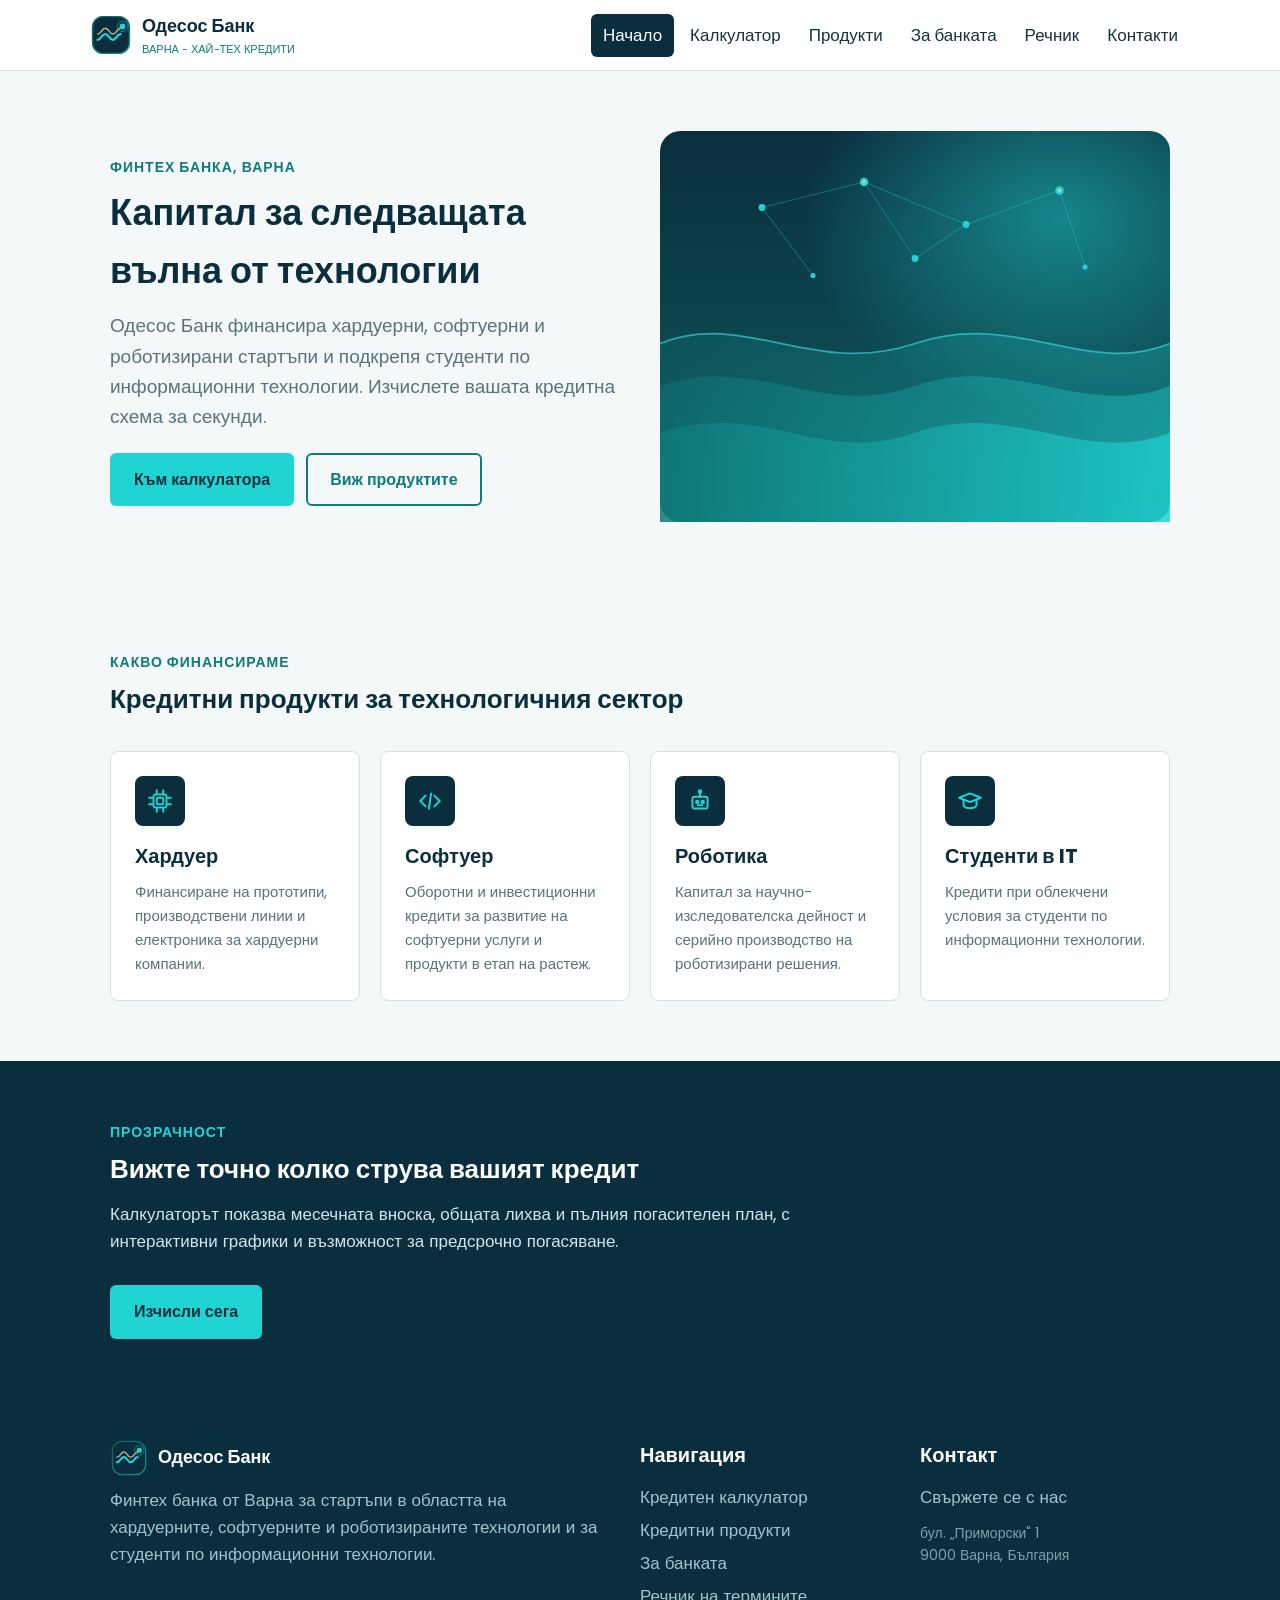
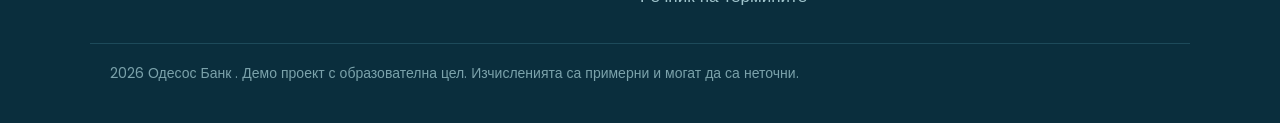
<file: index.html>
<!DOCTYPE html>
<html lang="bg">
<head>
  <meta charset="UTF-8">
  <meta name="viewport" content="width=device-width, initial-scale=1">
  <title>Одесос Банк - кредити за хай-тех от Варна</title>
  <meta name="description" content="Одесос Банк - демонстрационна банка от Варна за кредити за хардуерни, софтуерни и роботизирани стартъпи и студенти по IT.">
  <link rel="icon" href="images/logo.svg" type="image/svg+xml">
  <link rel="stylesheet" href="css/style.css">
</head>
<body>
  <!-- Връзка за прескачане към съдържанието (помага за достъпността) -->
  <a href="#main" class="skip-link">Към основното съдържание</a>

  <!-- ===== Хедър с навигация (еднакъв на всички страници) ===== -->
  <header class="site-header">
    <nav class="container nav" aria-label="Основна навигация">
      <a href="index.html" class="brand">
        <img src="images/logo.svg" alt="Лого на Одесос Банк">
        <span class="brand-name">Одесос Банк<span>Варна - хай-тех кредити</span></span>
      </a>
      <!-- Бутон за мобилно меню -->
      <button class="nav-toggle" aria-label="Меню" aria-expanded="false"><span></span><span></span><span></span></button>
      <ul class="nav-links">
        <li><a href="index.html" aria-current="page">Начало</a></li>
        <li><a href="kalkulator.html">Калкулатор</a></li>
        <li><a href="produkti.html">Продукти</a></li>
        <li><a href="za-nas.html">За банката</a></li>
        <li><a href="rechnik.html">Речник</a></li>
        <li><a href="kontakti.html">Контакти</a></li>
      </ul>
    </nav>
  </header>

  <main id="main">
    <!-- ===== Hero - голям банер в началото ===== -->
    <section class="hero">
      <div class="container hero-grid">
        <div>
          <p class="eyebrow">Финтех банка, Варна</p>
          <h1>Капитал за следващата вълна от технологии</h1>
          <p class="lead">Одесос Банк финансира хардуерни, софтуерни и роботизирани стартъпи и подкрепя студенти по информационни технологии. Изчислете вашата кредитна схема за секунди.</p>
          <div class="hero-cta">
            <a href="kalkulator.html" class="btn btn-primary">Към калкулатора</a>
            <a href="produkti.html" class="btn btn-ghost">Виж продуктите</a>
          </div>
        </div>
        <div>
          <img src="images/hero.svg" alt="Илюстрация на морски вълни, преливащи в компютърна мрежа">
        </div>
      </div>
    </section>

    <!-- ===== Преглед на продуктите (четири карти) ===== -->
    <section class="section">
      <div class="container">
        <div class="section-head">
          <p class="eyebrow">Какво финансираме</p>
          <h2>Кредитни продукти за технологичния сектор</h2>
        </div>
        <div class="cards">
          <!-- Карта: Хардуер -->
          <article class="card">
            <div class="card-icon" aria-hidden="true">
              <!-- Иконка на компютърна платка - SVG от https://feathericons.com/ -->
              <svg viewBox="0 0 24 24" fill="none" stroke="currentColor" stroke-width="1.8" stroke-linecap="round" stroke-linejoin="round"><rect x="6" y="6" width="12" height="12" rx="2"/><rect x="9" y="9" width="6" height="6" rx="1"/><path d="M9 2v3M15 2v3M9 19v3M15 19v3M2 9h3M2 15h3M19 9h3M19 15h3"/></svg>
            </div>
            <h3>Хардуер</h3>
            <p>Финансиране на прототипи, производствени линии и електроника за хардуерни компании.</p>
          </article>
          <!-- Карта: Софтуер -->
          <article class="card">
            <div class="card-icon" aria-hidden="true">
               <!-- Иконка на код - SVG от https://feathericons.com/ -->
              <svg viewBox="0 0 24 24" fill="none" stroke="currentColor" stroke-width="1.8" stroke-linecap="round" stroke-linejoin="round"><polyline points="8 7 3 12 8 17"/><polyline points="16 7 21 12 16 17"/><line x1="13" y1="5" x2="11" y2="19"/></svg>
            </div>
            <h3>Софтуер</h3>
            <p>Оборотни и инвестиционни кредити за развитие на софтуерни услуги и продукти в етап на растеж.</p>
          </article>
          <!-- Карта: Роботика -->
          <article class="card">
            <div class="card-icon" aria-hidden="true">
              <!-- Иконка на робот - SVG от https://feathericons.com/ -->
              <svg viewBox="0 0 24 24" fill="none" stroke="currentColor" stroke-width="1.8" stroke-linecap="round" stroke-linejoin="round"><rect x="5" y="8" width="14" height="11" rx="2"/><circle cx="9.5" cy="13" r="1.2"/><circle cx="14.5" cy="13" r="1.2"/><path d="M10 16h4"/><line x1="12" y1="4" x2="12" y2="8"/><circle cx="12" cy="3.2" r="1.2"/></svg>
            </div>
            <h3>Роботика</h3>
            <p>Капитал за научно-изследователска дейност и серийно производство на роботизирани решения.</p>
          </article>
          <!-- Карта: Студенти -->
          <article class="card">
            <div class="card-icon" aria-hidden="true">
              <!-- Иконка за студент - SVG от https://feathericons.com/ -->
              <svg viewBox="0 0 24 24" fill="none" stroke="currentColor" stroke-width="1.8" stroke-linecap="round" stroke-linejoin="round"><path d="M22 9 12 5 2 9l10 4 10-4z"/><path d="M6 11v5c0 1.4 2.7 2.6 6 2.6s6-1.2 6-2.6v-5"/></svg>
            </div>
            <h3>Студенти в IT</h3>
            <p>Кредити при облекчени условия за студенти по информационни технологии.</p>
          </article>
        </div>
      </div>
    </section>

    <!-- ===== Тъмна секция с линк към калкулатора ===== -->
    <section class="section section-dark">
      <div class="container">
        <div class="section-head">
          <p class="eyebrow">Прозрачност</p>
          <h2>Вижте точно колко струва вашият кредит</h2>
          <p>Калкулаторът показва месечната вноска, общата лихва и пълния погасителен план, с интерактивни графики и възможност за предсрочно погасяване.</p>
        </div>
        <a href="kalkulator.html" class="btn btn-primary">Изчисли сега</a>
      </div>
    </section>
  </main>

  <!-- ===== Footer (еднакъв на всички страници) ===== -->
  <footer class="site-footer">
    <div class="container footer-grid">
      <div>
        <div class="footer-brand"><img src="images/logo.svg" alt=""><strong>Одесос Банк</strong></div>
        <p>Финтех банка от Варна за стартъпи в областта на хардуерните, софтуерните и роботизираните технологии и за студенти по информационни технологии.</p>
      </div>
      <div>
        <h3>Навигация</h3>
        <a href="kalkulator.html">Кредитен калкулатор</a>
        <a href="produkti.html">Кредитни продукти</a>
        <a href="za-nas.html">За банката</a>
        <a href="rechnik.html">Речник на термините</a>
      </div>
      <div>
        <h3>Контакт</h3>
        <a href="kontakti.html">Свържете се с нас</a>
        <p style="margin-top:8px; font-size:14px; color:#7ba2ab">бул. „Приморски" 1<br>9000 Варна, България</p>
      </div>
    </div>
    <div class="container footer-bottom">
      <p>2026 Одесос Банк . Демо проект с образователна цел. Изчисленията са примерни и могат да са неточни.</p>
    </div>
  </footer>

  <!-- JavaScript за мобилното меню -->
  <script src="js/main.js"></script>
</body>
</html>
</file>
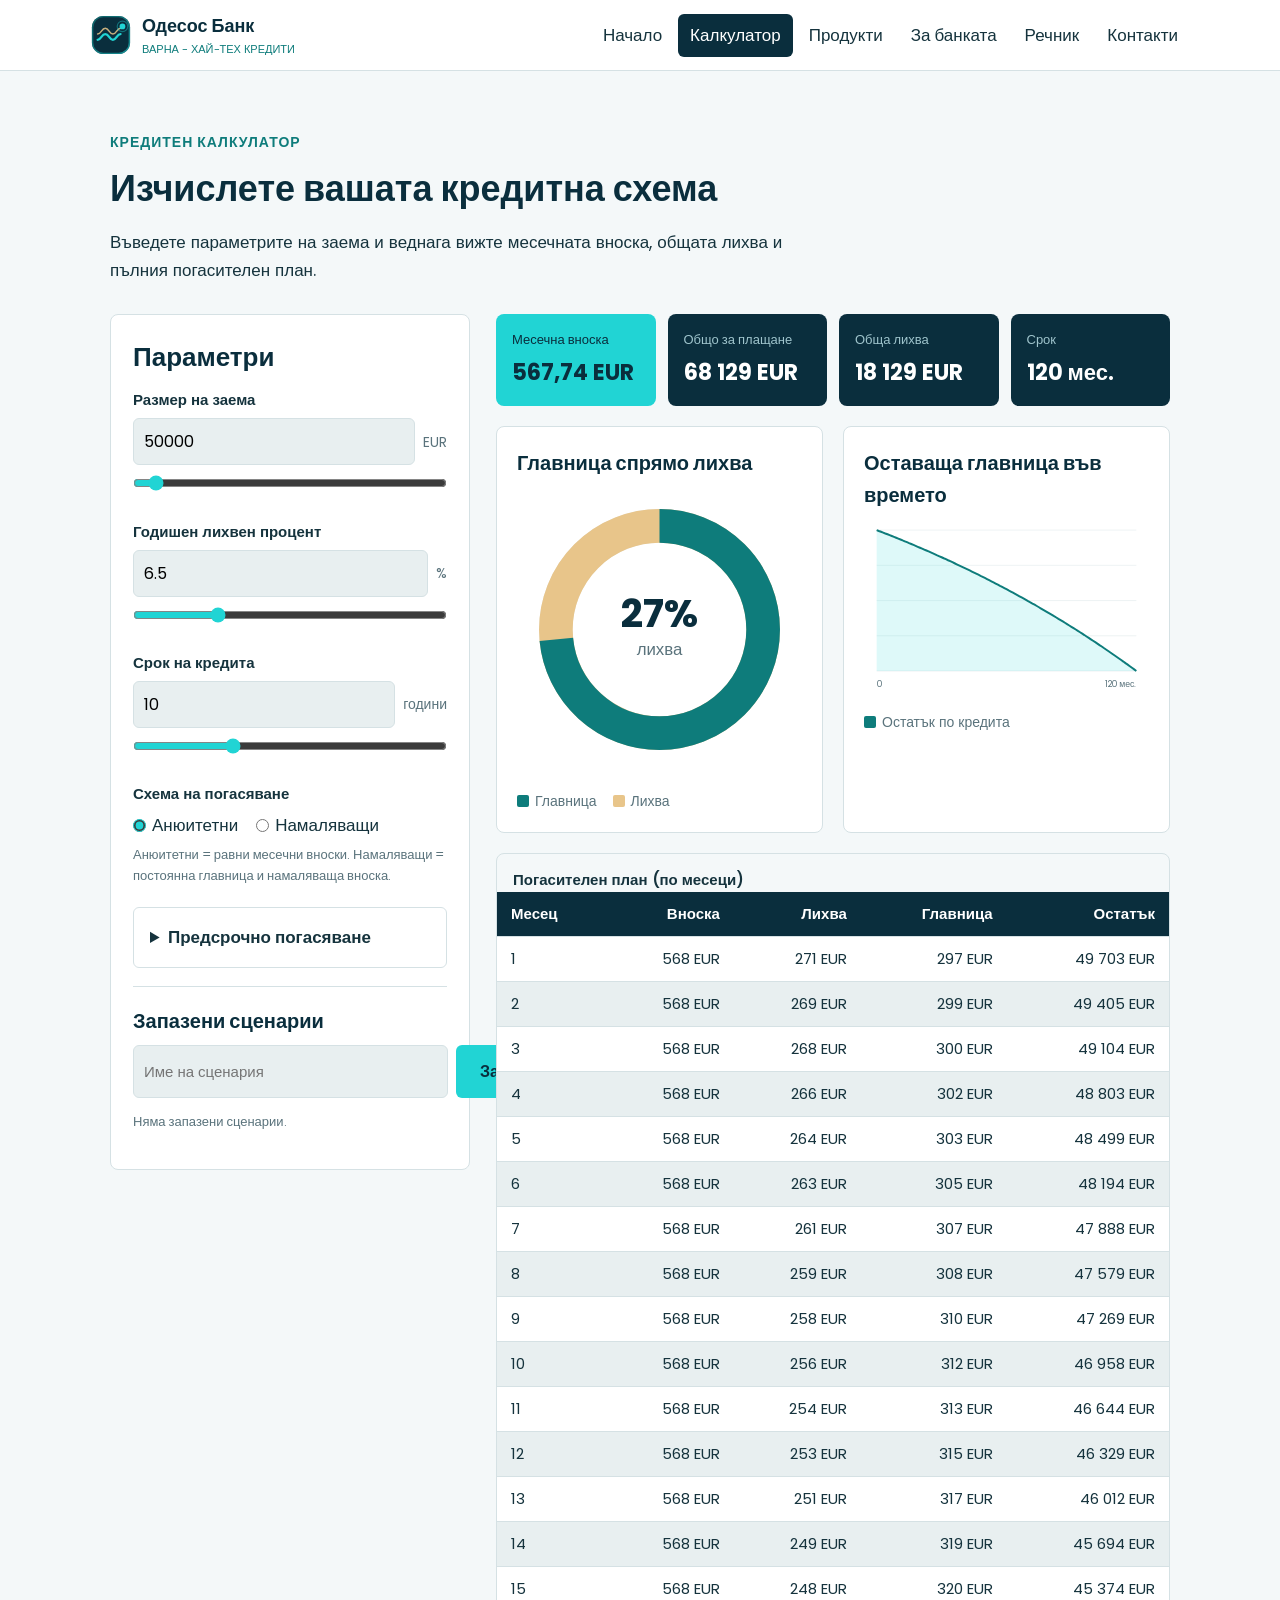
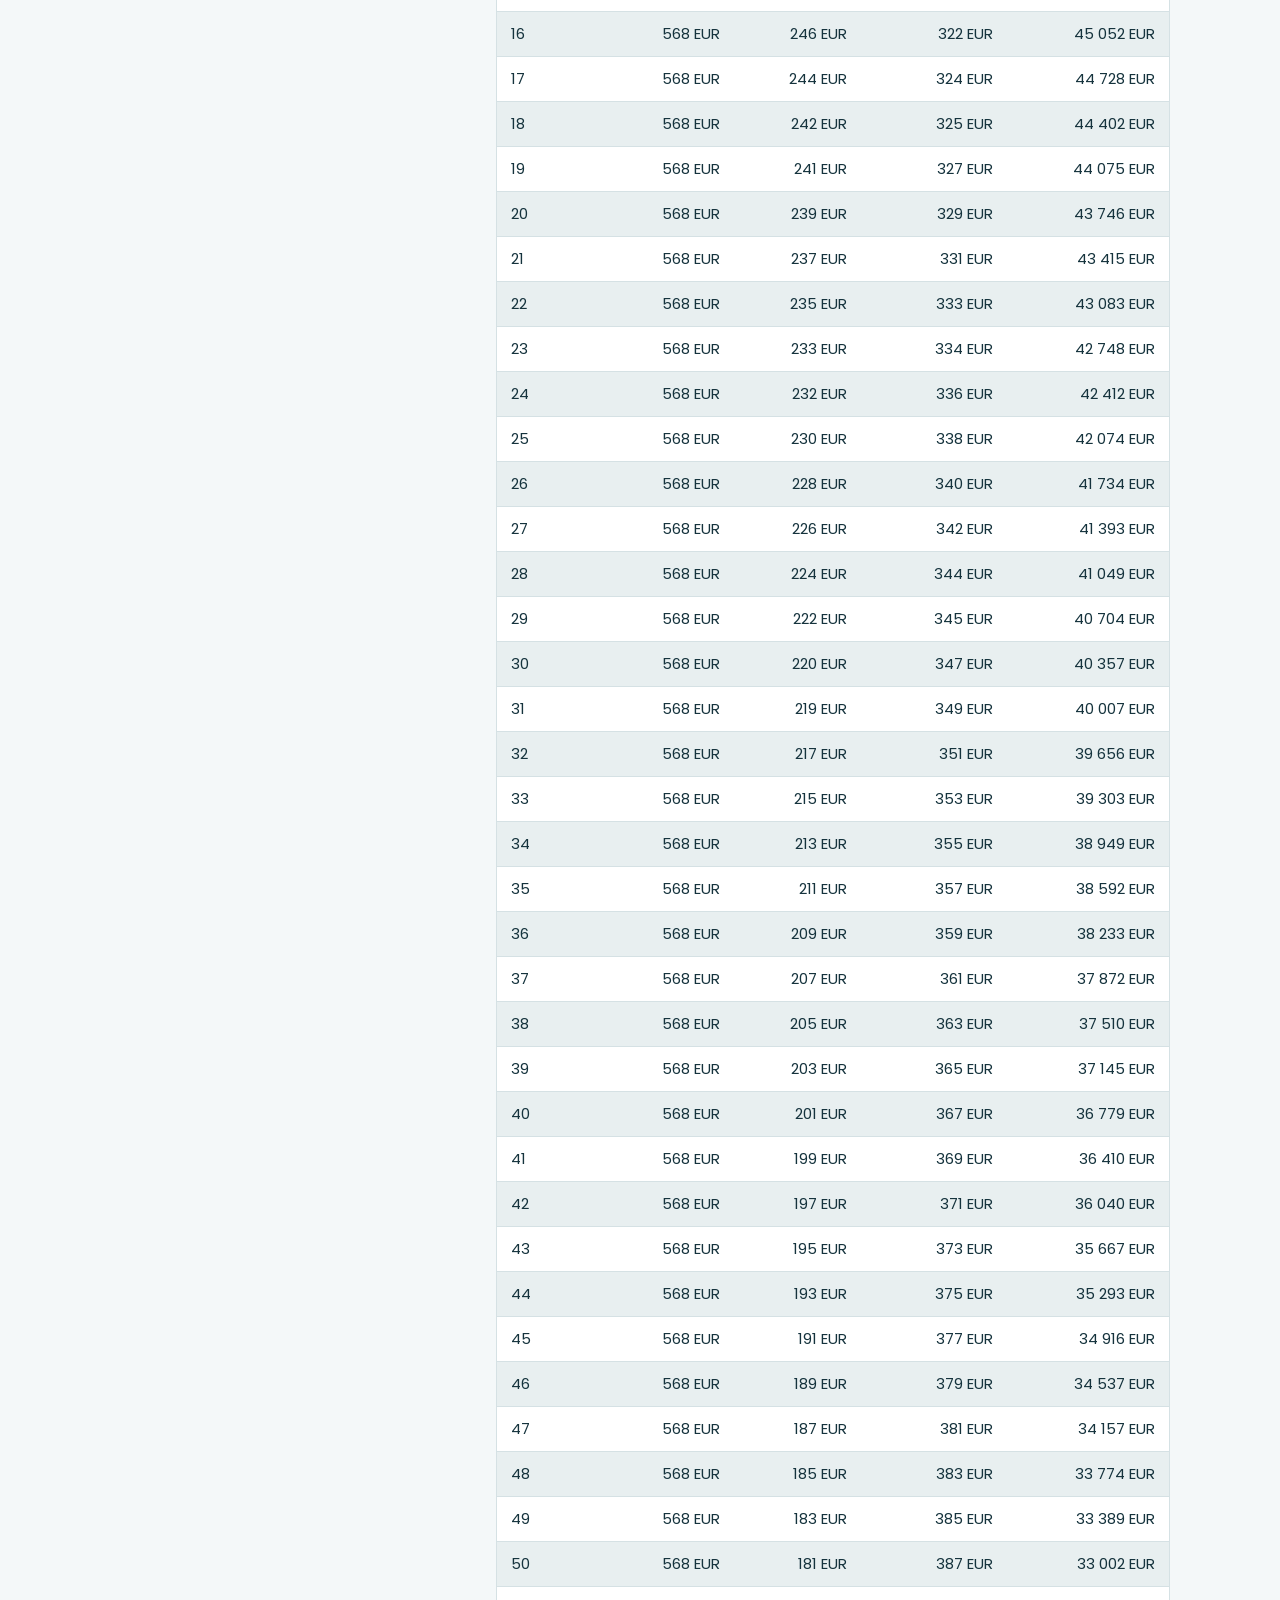
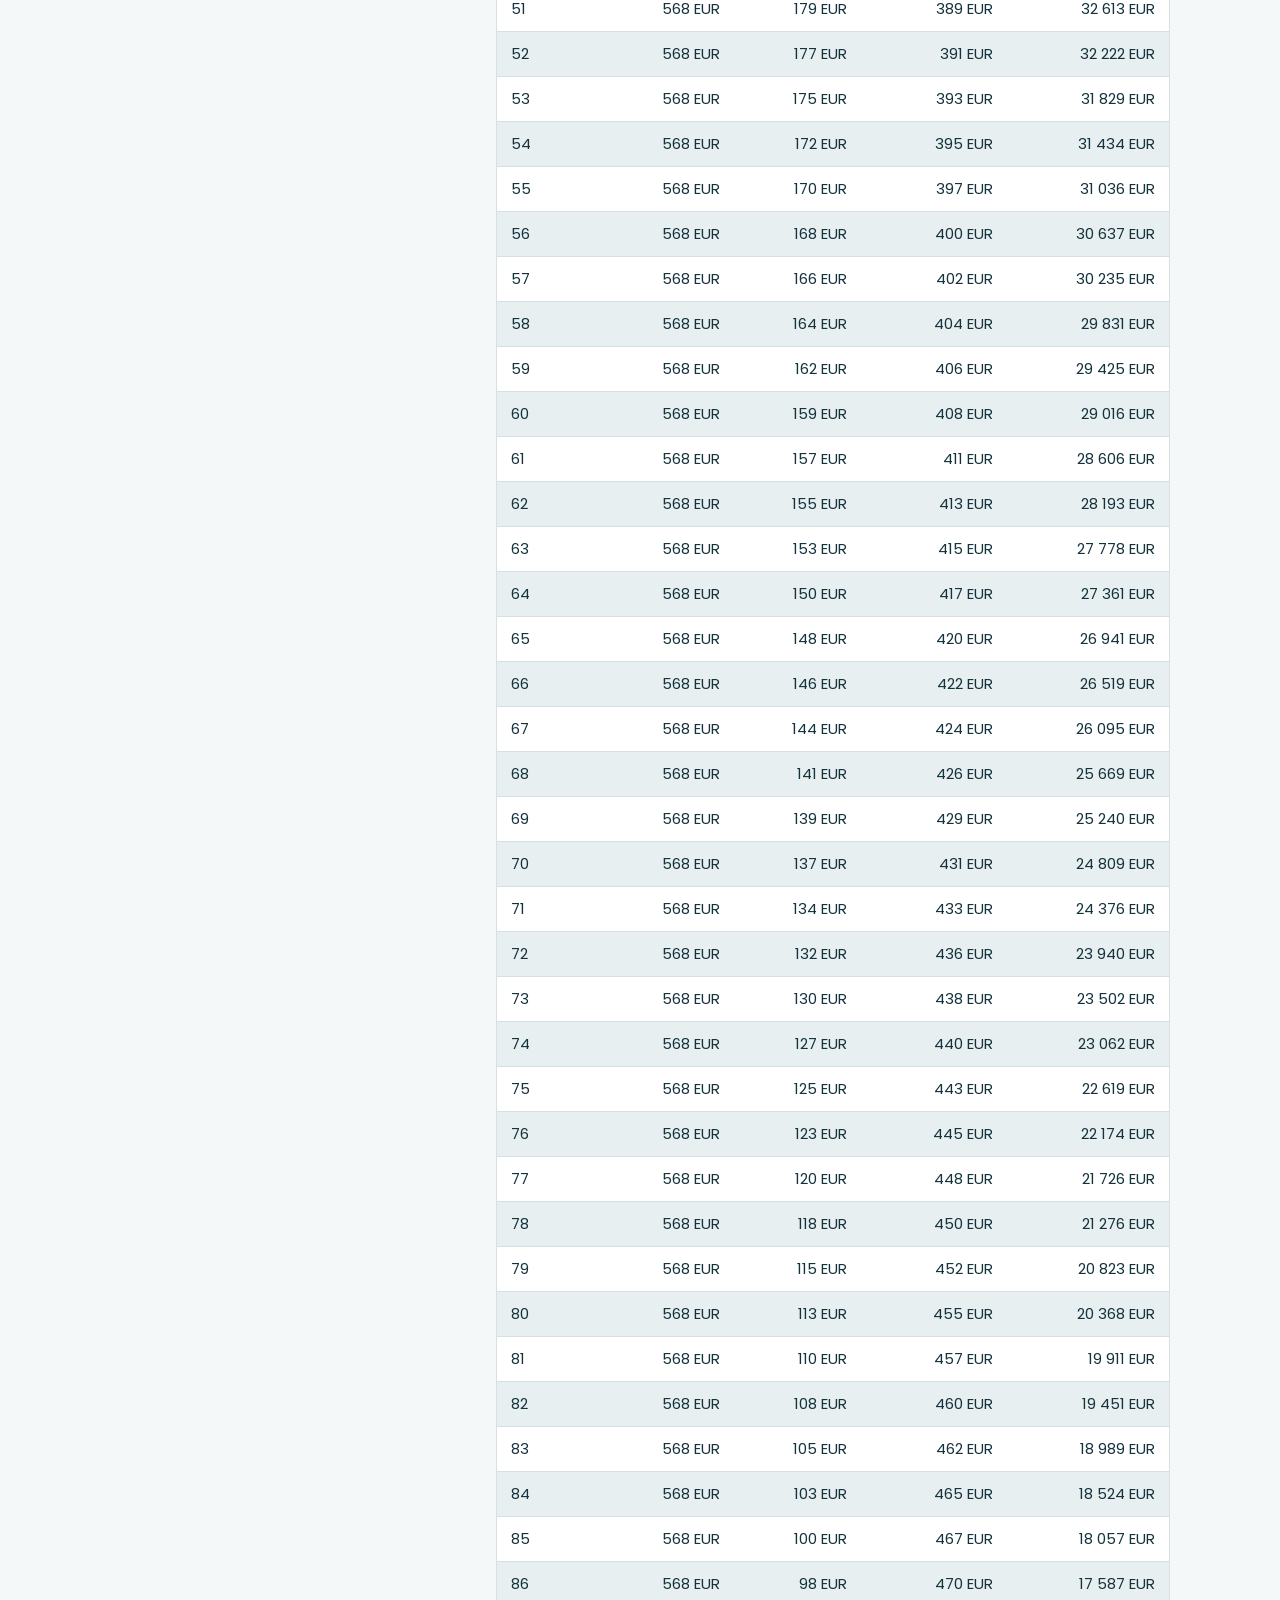
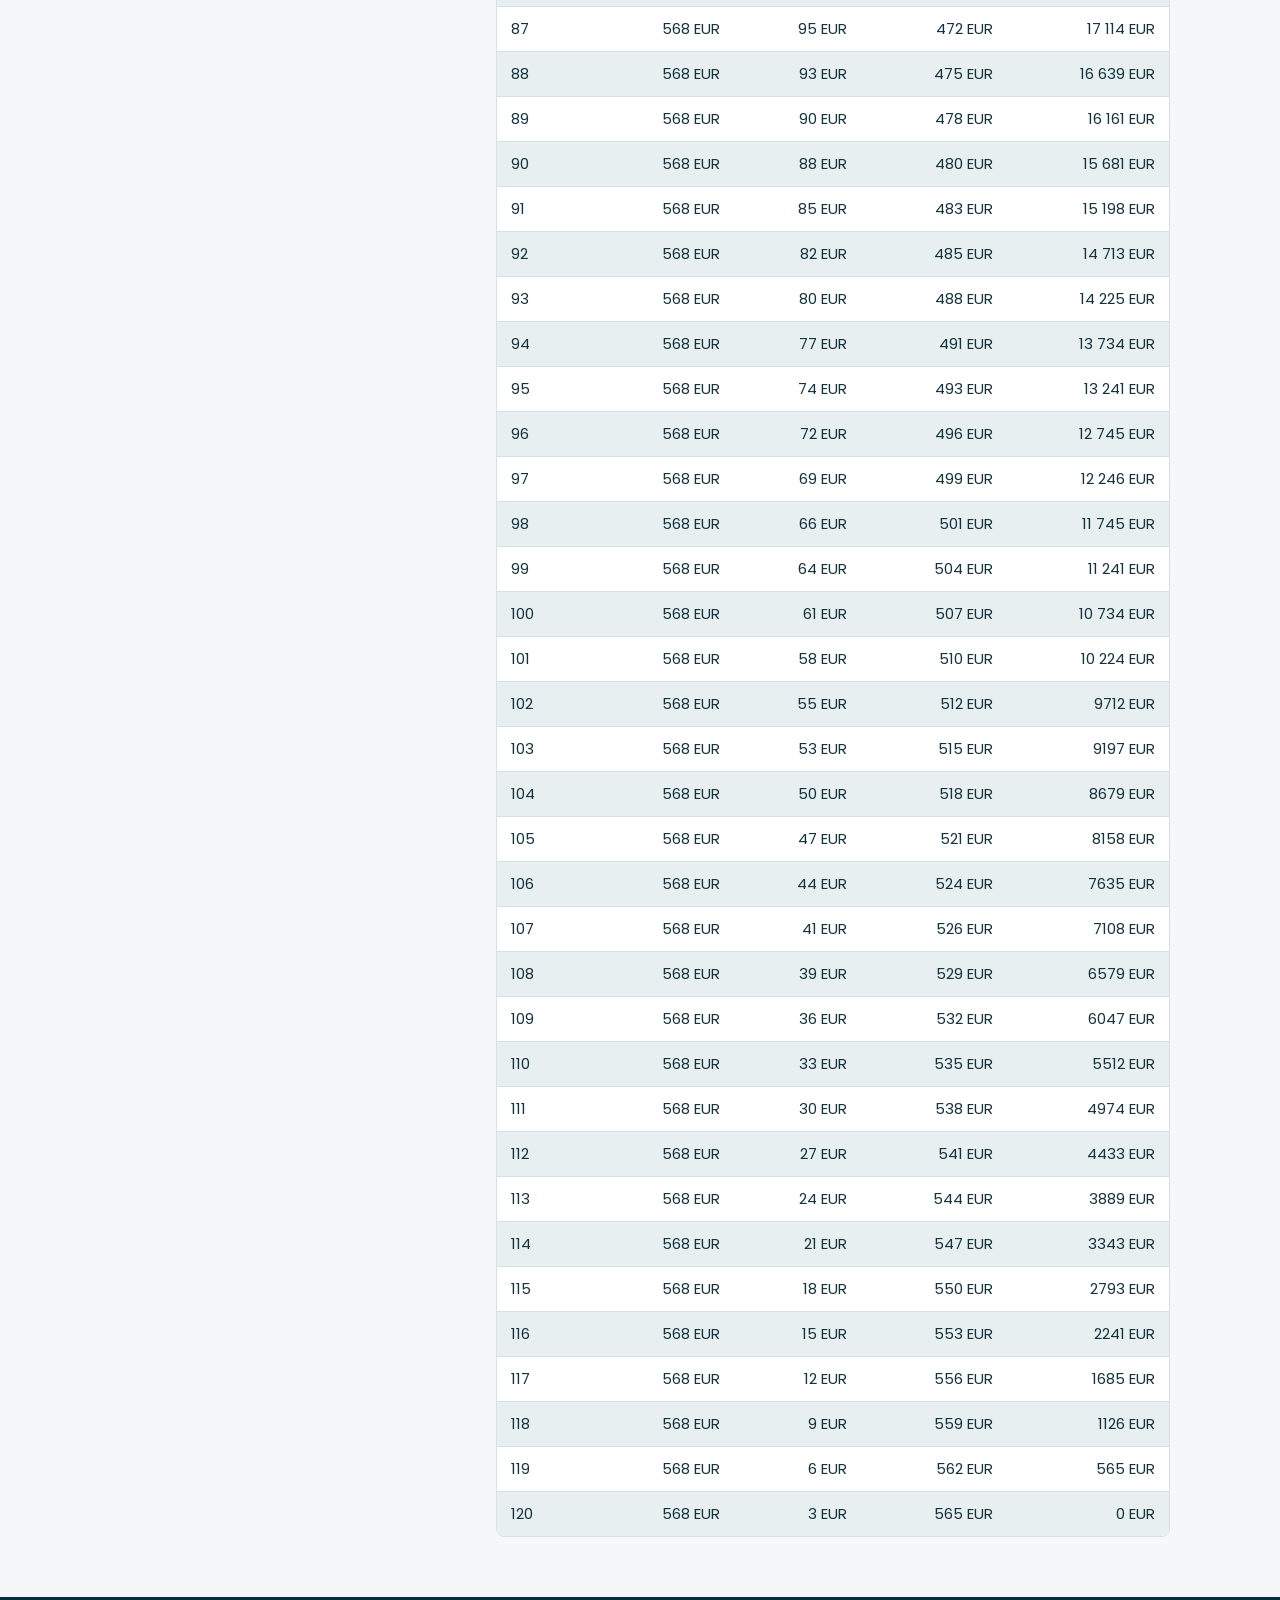
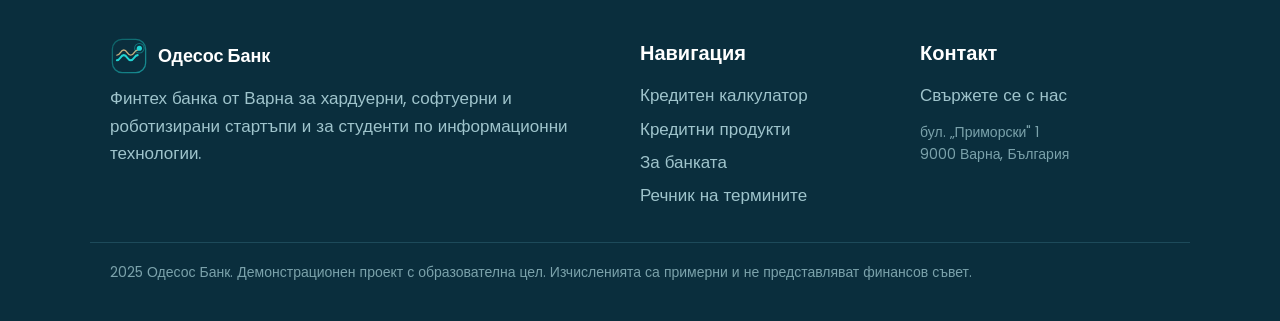
<file: kalkulator.html>
<!DOCTYPE html>
<html lang="bg">
<head>
  <meta charset="UTF-8">
  <meta name="viewport" content="width=device-width, initial-scale=1">
  <title>Кредитен калкулатор - Одесос Банк</title>
  <meta name="description" content="Изчислете месечна вноска, обща лихва и погасителен план с графики и предсрочно погасяване.">
  <link rel="icon" href="images/logo.svg" type="image/svg+xml">
  <link rel="stylesheet" href="css/style.css">
</head>
<body>
  <a href="#main" class="skip-link">Към основното съдържание</a>

  <!-- ===== Хедър с навигация ===== -->
  <header class="site-header">
    <nav class="container nav" aria-label="Основна навигация">
      <a href="index.html" class="brand">
        <img src="images/logo.svg" alt="Лого на Одесос Банк">
        <span class="brand-name">Одесос Банк<span>Варна - хай-тех кредити</span></span>
      </a>
      <button class="nav-toggle" aria-label="Меню" aria-expanded="false"><span></span><span></span><span></span></button>
      <ul class="nav-links">
        <li><a href="index.html">Начало</a></li>
        <li><a href="kalkulator.html" aria-current="page">Калкулатор</a></li>
        <li><a href="produkti.html">Продукти</a></li>
        <li><a href="za-nas.html">За банката</a></li>
        <li><a href="rechnik.html">Речник</a></li>
        <li><a href="kontakti.html">Контакти</a></li>
      </ul>
    </nav>
  </header>

  <main id="main" class="section">
    <div class="container">
      <div class="section-head">
        <p class="eyebrow">Кредитен калкулатор</p>
        <h1>Изчислете вашата кредитна схема</h1>
        <p>Въведете параметрите на заема и веднага вижте месечната вноска, общата лихва и пълния погасителен план.</p>
      </div>

      <!-- Оформление в две колони: форма вляво, резултати вдясно -->
      <div class="calc-layout">

        <!-- ===== Колона 1: входни данни ===== -->
        <form class="panel" id="calcForm" aria-label="Параметри на кредита" onsubmit="return false">
          <h2>Параметри</h2>

          <!-- Размер на заема: числово поле + плъзгач (синхронизирани от JS) -->
          <div class="field">
            <label for="amount">Размер на заема</label>
            <div class="field-row">
              <input type="number" id="amount" value="50000" min="1000" max="1000000" step="1000">
              <span class="unit">EUR</span>
            </div>
            <input type="range" id="amountRange" min="1000" max="1000000" step="1000" value="50000" aria-label="Размер на заема (плъзгач)">
          </div>

          <!-- Годишна лихва -->
          <div class="field">
            <label for="rate">Годишен лихвен процент</label>
            <div class="field-row">
              <input type="number" id="rate" value="6.5" min="0" max="25" step="0.1">
              <span class="unit">%</span>
            </div>
            <input type="range" id="rateRange" min="0" max="25" step="0.1" value="6.5" aria-label="Лихвен процент (плъзгач)">
          </div>

          <!-- Срок в години -->
          <div class="field">
            <label for="years">Срок на кредита</label>
            <div class="field-row">
              <input type="number" id="years" value="10" min="1" max="30" step="1">
              <span class="unit">години</span>
            </div>
            <input type="range" id="yearsRange" min="1" max="30" step="1" value="10" aria-label="Срок в години (плъзгач)">
          </div>

          <!-- Схема на погасяване: два радио бутона -->
          <div class="field">
            <span style="display:block; font-weight:600; font-size:15px; margin-bottom:6px;">Схема на погасяване</span>
            <div class="radio-group">
              <label><input type="radio" name="ptype" value="annuity" checked> Анюитетни</label>
              <label><input type="radio" name="ptype" value="declining"> Намаляващи</label>
            </div>
            <p class="hint">Анюитетни = равни месечни вноски. Намаляващи = постоянна главница и намаляваща вноска.</p>
          </div>

          <!-- Предсрочно погасяване (разгъващ се блок) -->
          <details class="prepay-box">
            <summary>Предсрочно погасяване</summary>
            <div class="field" style="margin-top:10px;">
              <label for="prepayLump">Еднократна сума</label>
              <div class="field-row">
                <input type="number" id="prepayLump" value="0" min="0" step="500"><span class="unit">EUR</span>
              </div>
            </div>
            <div class="field">
              <label for="prepayMonth">на месец номер</label>
              <div class="field-row">
                <input type="number" id="prepayMonth" value="12" min="1" step="1"><span class="unit">мес.</span>
              </div>
            </div>
            <div class="field">
              <label for="prepayMonthly">Месечно надвнасяне</label>
              <div class="field-row">
                <input type="number" id="prepayMonthly" value="0" min="0" step="50"><span class="unit">EUR</span>
              </div>
            </div>
          </details>

          <hr style="border:none; border-top:1px solid var(--border); margin:18px 0;">

          <!-- Запазване на сценарии (използва localStorage) -->
          <h3>Запазени сценарии</h3>
          <div class="save-bar">
            <input type="text" id="scenarioName" placeholder="Име на сценария" aria-label="Име на сценария">
            <button type="button" class="btn btn-primary" id="saveBtn">Запази</button>
          </div>
          <div id="savedList"></div>
        </form>

        <!-- ===== Колона 2: резултати ===== -->
        <div class="results">

          <!-- Четири обобщаващи стойности -->
          <div class="summary" aria-live="polite">
            <div class="metric accent">
              <div class="label">Месечна вноска</div>
              <div class="value" id="mPayment">-</div>
            </div>
            <div class="metric">
              <div class="label">Общо за плащане</div>
              <div class="value" id="mTotal">-</div>
            </div>
            <div class="metric">
              <div class="label">Обща лихва</div>
              <div class="value" id="mInterest">-</div>
            </div>
            <div class="metric">
              <div class="label">Срок</div>
              <div class="value" id="mTerm">-</div>
            </div>
          </div>

          <!-- Двете SVG диаграми (генерират се от charts.js) -->
          <div class="charts">
            <div class="chart-box">
              <h3>Главница спрямо лихва</h3>
              <div id="donut"></div>
              <div class="legend">
                <span><i style="background:#0e7c7b"></i> Главница</span>
                <span><i style="background:#e8c58a"></i> Лихва</span>
              </div>
            </div>
            <div class="chart-box">
              <h3>Оставаща главница във времето</h3>
              <div id="lineChart"></div>
              <div class="legend">
                <span><i style="background:#0e7c7b"></i> Остатък по кредита</span>
              </div>
            </div>
          </div>

          <!-- Погасителен план (попълва се от calculator.js) -->
          <div class="table-wrap">
            <table class="schedule">
              <caption>Погасителен план (по месеци)</caption>
              <thead>
                <tr>
                  <th scope="col">Месец</th>
                  <th scope="col">Вноска</th>
                  <th scope="col">Лихва</th>
                  <th scope="col">Главница</th>
                  <th scope="col">Остатък</th>
                </tr>
              </thead>
              <tbody id="scheduleBody"></tbody>
            </table>
          </div>
        </div>
      </div>
    </div>
  </main>

  <!-- ===== Footer ===== -->
  <footer class="site-footer">
    <div class="container footer-grid">
      <div>
        <div class="footer-brand"><img src="images/logo.svg" alt=""><strong>Одесос Банк</strong></div>
        <p>Финтех банка от Варна за хардуерни, софтуерни и роботизирани стартъпи и за студенти по информационни технологии.</p>
      </div>
      <div>
        <h3>Навигация</h3>
        <a href="kalkulator.html">Кредитен калкулатор</a>
        <a href="produkti.html">Кредитни продукти</a>
        <a href="za-nas.html">За банката</a>
        <a href="rechnik.html">Речник на термините</a>
      </div>
      <div>
        <h3>Контакт</h3>
        <a href="kontakti.html">Свържете се с нас</a>
        <p style="margin-top:8px; font-size:14px; color:#7ba2ab">бул. „Приморски" 1<br>9000 Варна, България</p>
      </div>
    </div>
    <div class="container footer-bottom">
      <p>2025 Одесос Банк. Демонстрационен проект с образователна цел. Изчисленията са примерни и не представляват финансов съвет.</p>
    </div>
  </footer>

  <!-- Зареждаме скриптовете в правилния ред -->
  <script src="js/main.js"></script>
  <script src="js/storage.js"></script>
  <script src="js/charts.js"></script>
  <script src="js/calculator.js"></script>
</body>
</html>
</file>
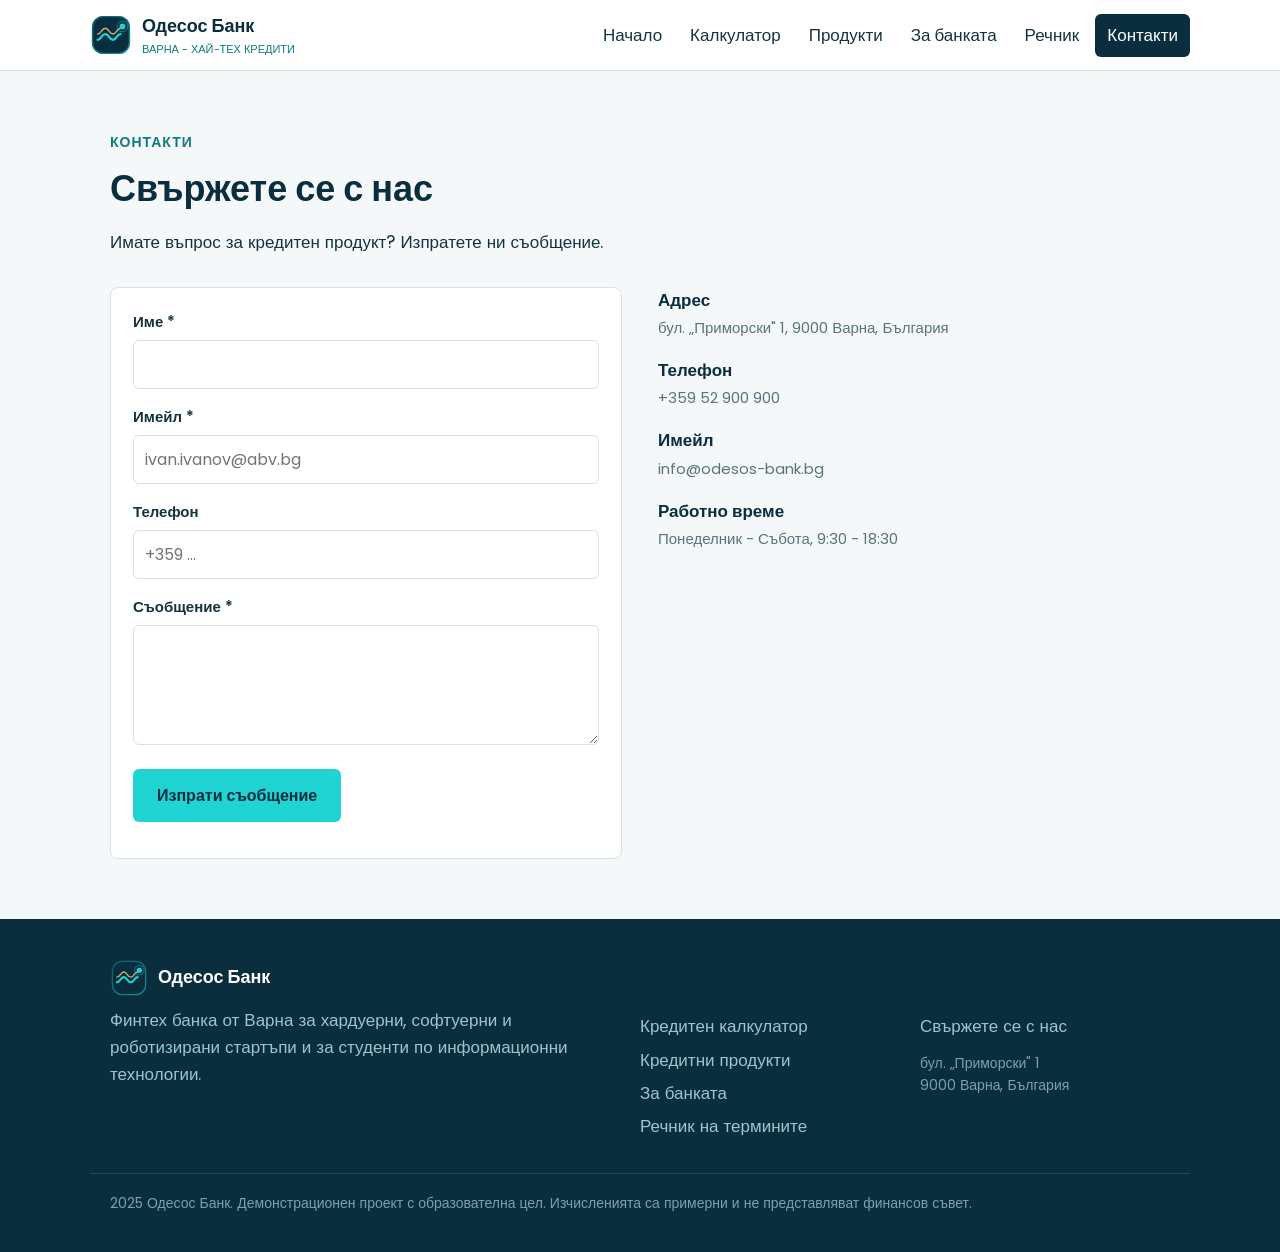
<file: kontakti.html>
<!DOCTYPE html>
<html lang="bg">
<head>
  <meta charset="UTF-8">
  <meta name="viewport" content="width=device-width, initial-scale=1">
  <title>Контакти - Одесос Банк</title>
  <meta name="description" content="Свържете се с Одесос Банк - демонстрационна контактна форма с валидация.">
  <link rel="icon" href="images/logo.svg" type="image/svg+xml">
  <link rel="stylesheet" href="css/style.css">
</head>
<body>
  <a href="#main" class="skip-link">Към основното съдържание</a>

  <!-- ===== Хедър с навигация ===== -->
  <header class="site-header">
    <nav class="container nav" aria-label="Основна навигация">
      <a href="index.html" class="brand">
        <img src="images/logo.svg" alt="Лого на Одесос Банк">
        <span class="brand-name">Одесос Банк<span>Варна - хай-тех кредити</span></span>
      </a>
      <button class="nav-toggle" aria-label="Меню" aria-expanded="false"><span></span><span></span><span></span></button>
      <ul class="nav-links">
        <li><a href="index.html">Начало</a></li>
        <li><a href="kalkulator.html">Калкулатор</a></li>
        <li><a href="produkti.html">Продукти</a></li>
        <li><a href="za-nas.html">За банката</a></li>
        <li><a href="rechnik.html">Речник</a></li>
        <li><a href="kontakti.html" aria-current="page">Контакти</a></li>
      </ul>
    </nav>
  </header>

  <main id="main" class="section">
    <div class="container">
      <div class="section-head">
        <p class="eyebrow">Контакти</p>
        <h1>Свържете се с нас</h1>
        <p>Имате въпрос за кредитен продукт? Изпратете ни съобщение.</p>
      </div>

      <div class="contact-grid">

        <!-- Контактна форма (валидацията се прави от contact.js) -->
        <form class="panel" id="contactForm" novalidate aria-label="Контактна форма">
          <div class="form-field">
            <label for="cf-name">Име *</label>
            <input type="text" id="cf-name" name="name" required autocomplete="name">
            <div class="form-error" id="err-name" aria-live="polite"></div>
          </div>
          <div class="form-field">
            <label for="cf-email">Имейл *</label>
            <input type="email" id="cf-email" name="email" required autocomplete="email" placeholder="ivan.ivanov@abv.bg">
            <div class="form-error" id="err-email" aria-live="polite"></div>
          </div>
          <div class="form-field">
            <label for="cf-phone">Телефон</label>
            <input type="tel" id="cf-phone" name="phone" autocomplete="tel" placeholder="+359 ...">
            <div class="form-error" id="err-phone" aria-live="polite"></div>
          </div>
          <div class="form-field">
            <label for="cf-msg">Съобщение *</label>
            <textarea id="cf-msg" name="message" required></textarea>
            <div class="form-error" id="err-msg" aria-live="polite"></div>
          </div>
          <button type="submit" class="btn btn-primary">Изпрати съобщение</button>
          <p class="form-status" id="formStatus" role="status" aria-live="polite"></p>
        </form>

        <!-- Информация за контакт -->
        <div>
          <ul class="info-list">
            <li>
              <strong>Адрес</strong>
              <span>бул. „Приморски" 1, 9000 Варна, България</span>
            </li>
            <li>
              <strong>Телефон</strong>
              <span>+359 52 900 900</span>
            </li>
            <li>
              <strong>Имейл</strong>
              <span>info@odesos-bank.bg</span>
            </li>
            <li>
              <strong>Работно време</strong>
              <span>Понеделник - Събота, 9:30 - 18:30</span>
            </li>
          </ul>
        </div>
      </div>
    </div>
  </main>

  <!-- ===== Footer ===== -->
  <footer class="site-footer">
    <div class="container footer-grid">
      <div>
        <div class="footer-brand"><img src="images/logo.svg" alt=""><strong>Одесос Банк</strong></div>
        <p>Финтех банка от Варна за хардуерни, софтуерни и роботизирани стартъпи и за студенти по информационни технологии.</p>
      </div>
      <div>
        <h2>Навигация</h2>
        <a href="kalkulator.html">Кредитен калкулатор</a>
        <a href="produkti.html">Кредитни продукти</a>
        <a href="za-nas.html">За банката</a>
        <a href="rechnik.html">Речник на термините</a>
      </div>
      <div>
        <h2>Контакт</h2>
        <a href="kontakti.html">Свържете се с нас</a>
        <p style="margin-top:8px; font-size:14px; color:#7ba2ab">бул. „Приморски" 1<br>9000 Варна, България</p>
      </div>
    </div>
    <div class="container footer-bottom">
      <p>2025 Одесос Банк. Демонстрационен проект с образователна цел. Изчисленията са примерни и не представляват финансов съвет.</p>
    </div>
  </footer>

  <script src="js/main.js"></script>
  <script src="js/contact.js"></script>
</body>
</html>
</file>
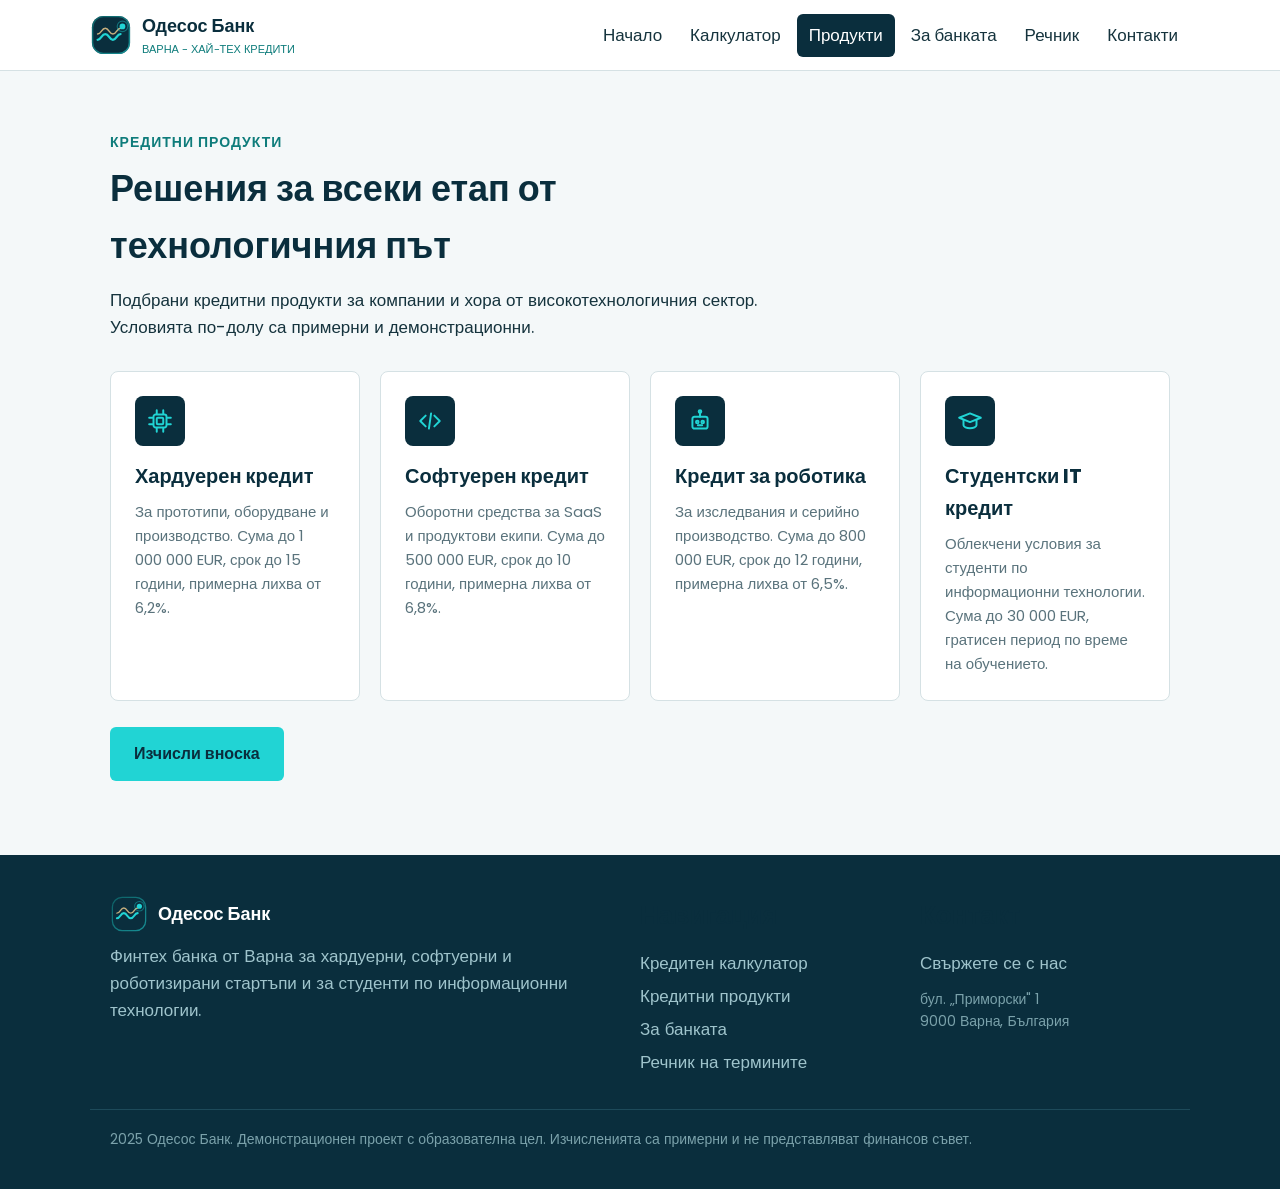
<file: produkti.html>
<!DOCTYPE html>
<html lang="bg">
<head>
  <meta charset="UTF-8">
  <meta name="viewport" content="width=device-width, initial-scale=1">
  <title>Кредитни продукти - Одесос Банк</title>
  <meta name="description" content="Кредитни продукти за хардуер, софтуер, роботика и студенти по информационни технологии.">
  <link rel="icon" href="images/logo.svg" type="image/svg+xml">
  <link rel="stylesheet" href="css/style.css">
</head>
<body>
  <a href="#main" class="skip-link">Към основното съдържание</a>

  <!-- ===== Хедър с навигация ===== -->
  <header class="site-header">
    <nav class="container nav" aria-label="Основна навигация">
      <a href="index.html" class="brand">
        <img src="images/logo.svg" alt="Лого на Одесос Банк">
        <span class="brand-name">Одесос Банк<span>Варна - хай-тех кредити</span></span>
      </a>
      <button class="nav-toggle" aria-label="Меню" aria-expanded="false"><span></span><span></span><span></span></button>
      <ul class="nav-links">
        <li><a href="index.html">Начало</a></li>
        <li><a href="kalkulator.html">Калкулатор</a></li>
        <li><a href="produkti.html" aria-current="page">Продукти</a></li>
        <li><a href="za-nas.html">За банката</a></li>
        <li><a href="rechnik.html">Речник</a></li>
        <li><a href="kontakti.html">Контакти</a></li>
      </ul>
    </nav>
  </header>

  <main id="main" class="section">
    <div class="container">
      <div class="section-head">
        <p class="eyebrow">Кредитни продукти</p>
        <h1>Решения за всеки етап от технологичния път</h1>
        <p>Подбрани кредитни продукти за компании и хора от високотехнологичния сектор. Условията по-долу са примерни и демонстрационни.</p>
      </div>

      <!-- Четирите продукта като карти -->
      <div class="cards">
        <article class="card">
          <div class="card-icon" aria-hidden="true">
            <svg viewBox="0 0 24 24" fill="none" stroke="currentColor" stroke-width="1.8" stroke-linecap="round" stroke-linejoin="round"><rect x="6" y="6" width="12" height="12" rx="2"/><rect x="9" y="9" width="6" height="6" rx="1"/><path d="M9 2v3M15 2v3M9 19v3M15 19v3M2 9h3M2 15h3M19 9h3M19 15h3"/></svg>
          </div>
          <h2>Хардуерен кредит</h2>
          <p>За прототипи, оборудване и производство. Сума до 1 000 000 EUR, срок до 15 години, примерна лихва от 6,2%.</p>
        </article>
        <article class="card">
          <div class="card-icon" aria-hidden="true">
            <svg viewBox="0 0 24 24" fill="none" stroke="currentColor" stroke-width="1.8" stroke-linecap="round" stroke-linejoin="round"><polyline points="8 7 3 12 8 17"/><polyline points="16 7 21 12 16 17"/><line x1="13" y1="5" x2="11" y2="19"/></svg>
          </div>
          <h2>Софтуерен кредит</h2>
          <p>Оборотни средства за SaaS и продуктови екипи. Сума до 500 000 EUR, срок до 10 години, примерна лихва от 6,8%.</p>
        </article>
        <article class="card">
          <div class="card-icon" aria-hidden="true">
            <svg viewBox="0 0 24 24" fill="none" stroke="currentColor" stroke-width="1.8" stroke-linecap="round" stroke-linejoin="round"><rect x="5" y="8" width="14" height="11" rx="2"/><circle cx="9.5" cy="13" r="1.2"/><circle cx="14.5" cy="13" r="1.2"/><path d="M10 16h4"/><line x1="12" y1="4" x2="12" y2="8"/><circle cx="12" cy="3.2" r="1.2"/></svg>
          </div>
          <h2>Кредит за роботика</h2>
          <p>За изследвания и серийно производство. Сума до 800 000 EUR, срок до 12 години, примерна лихва от 6,5%.</p>
        </article>
        <article class="card">
          <div class="card-icon" aria-hidden="true">
            <svg viewBox="0 0 24 24" fill="none" stroke="currentColor" stroke-width="1.8" stroke-linecap="round" stroke-linejoin="round"><path d="M22 9 12 5 2 9l10 4 10-4z"/><path d="M6 11v5c0 1.4 2.7 2.6 6 2.6s6-1.2 6-2.6v-5"/></svg>
          </div>
          <h2>Студентски IT кредит</h2>
          <p>Облекчени условия за студенти по информационни технологии. Сума до 30 000 EUR, гратисен период по време на обучението.</p>
        </article>
      </div>

      <p style="margin-top:26px;"><a href="kalkulator.html" class="btn btn-primary">Изчисли вноска</a></p>
    </div>
  </main>

  <!-- ===== Footer ===== -->
  <footer class="site-footer">
    <div class="container footer-grid">
      <div>
        <div class="footer-brand"><img src="images/logo.svg" alt=""><strong>Одесос Банк</strong></div>
        <p>Финтех банка от Варна за хардуерни, софтуерни и роботизирани стартъпи и за студенти по информационни технологии.</p>
      </div>
      <div>
        <h2>Навигация</h2>
        <a href="kalkulator.html">Кредитен калкулатор</a>
        <a href="produkti.html">Кредитни продукти</a>
        <a href="za-nas.html">За банката</a>
        <a href="rechnik.html">Речник на термините</a>
      </div>
      <div>
        <h2>Контакт</h2>
        <a href="kontakti.html">Свържете се с нас</a>
        <p style="margin-top:8px; font-size:14px; color:#7ba2ab">бул. „Приморски" 1<br>9000 Варна, България</p>
      </div>
    </div>
    <div class="container footer-bottom">
      <p>2025 Одесос Банк. Демонстрационен проект с образователна цел. Изчисленията са примерни и не представляват финансов съвет.</p>
    </div>
  </footer>

  <script src="js/main.js"></script>
</body>
</html>
</file>
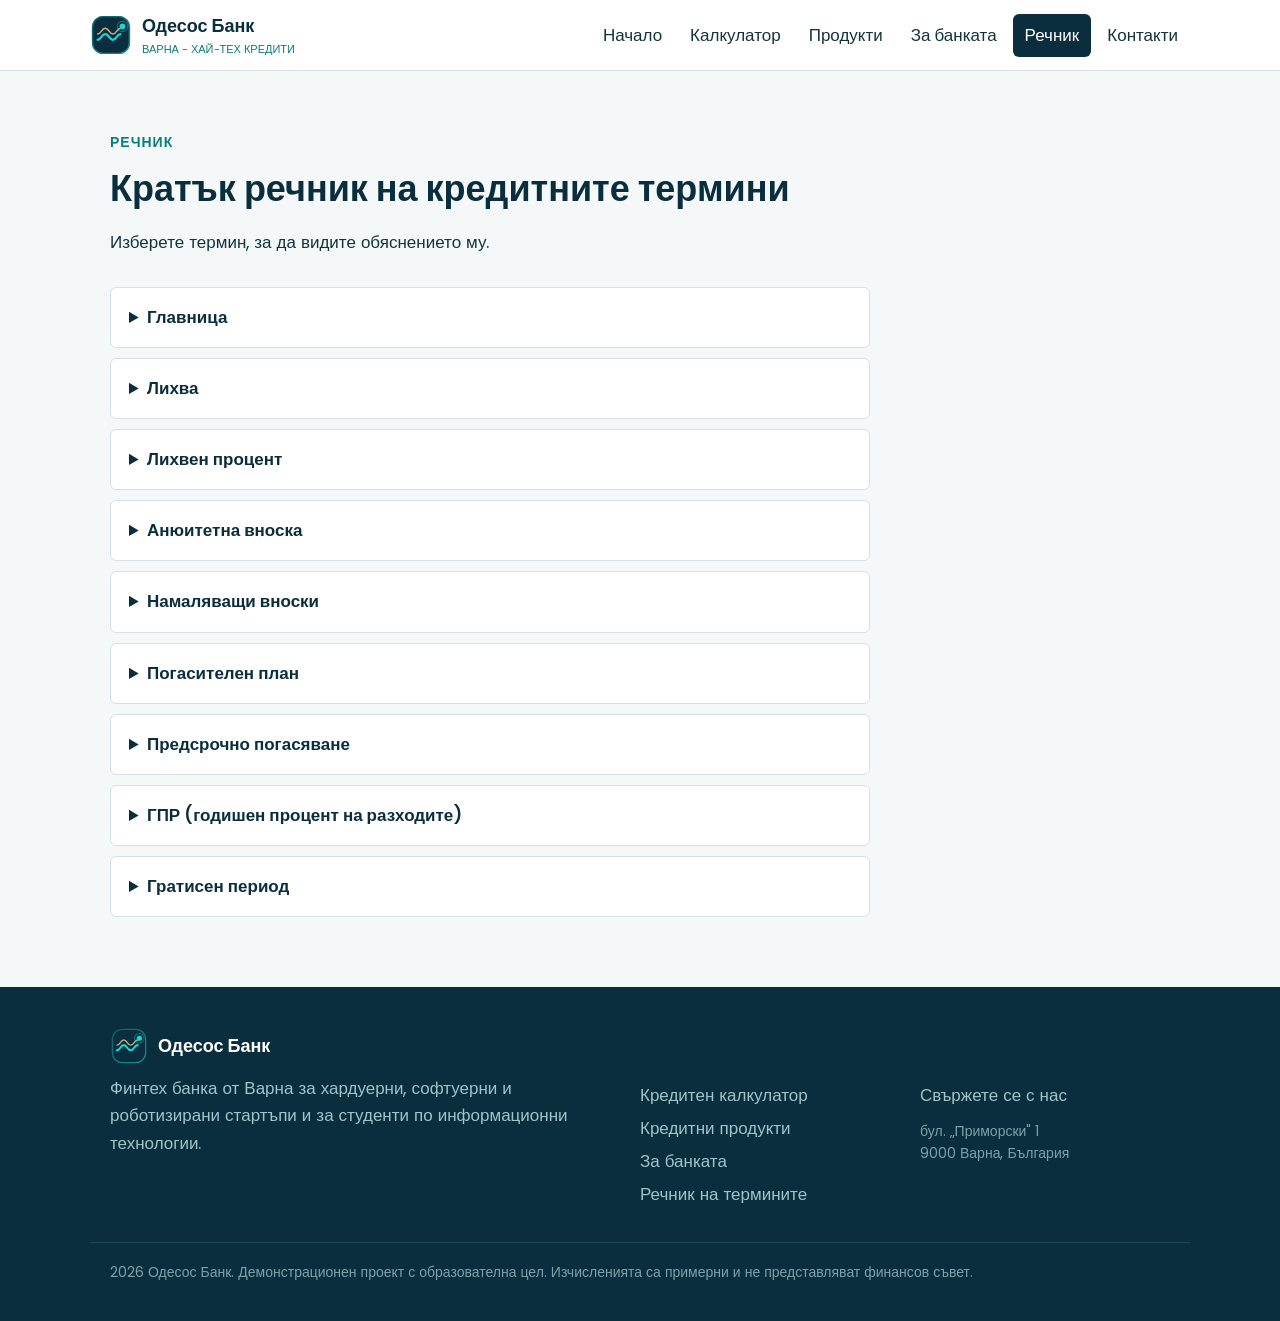
<file: rechnik.html>
<!DOCTYPE html>
<html lang="bg">
<head>
  <meta charset="UTF-8">
  <meta name="viewport" content="width=device-width, initial-scale=1">
  <title>Речник на термините - Одесос Банк</title>
  <meta name="description" content="Кратки обяснения на основните кредитни термини: главница, лихва, ГПР, анюитет и др.">
  <link rel="icon" href="images/logo.svg" type="image/svg+xml">
  <link rel="stylesheet" href="css/style.css">
</head>
<body>
  <a href="#main" class="skip-link">Към основното съдържание</a>

  <!-- ===== Хедър с навигация ===== -->
  <header class="site-header">
    <nav class="container nav" aria-label="Основна навигация">
      <a href="index.html" class="brand">
        <img src="images/logo.svg" alt="Лого на Одесос Банк">
        <span class="brand-name">Одесос Банк<span>Варна - хай-тех кредити</span></span>
      </a>
      <button class="nav-toggle" aria-label="Меню" aria-expanded="false"><span></span><span></span><span></span></button>
      <ul class="nav-links">
        <li><a href="index.html">Начало</a></li>
        <li><a href="kalkulator.html">Калкулатор</a></li>
        <li><a href="produkti.html">Продукти</a></li>
        <li><a href="za-nas.html">За банката</a></li>
        <li><a href="rechnik.html" aria-current="page">Речник</a></li>
        <li><a href="kontakti.html">Контакти</a></li>
      </ul>
    </nav>
  </header>

  <main id="main" class="section">
    <div class="container">
      <div class="section-head">
        <p class="eyebrow">Речник</p>
        <h1>Кратък речник на кредитните термини</h1>
        <p>Изберете термин, за да видите обяснението му.</p>
      </div>

      <!-- Всеки термин е details/summary - кликва се, за да се разгъне -->
      <div class="glossary">
        <details>
          <summary>Главница</summary>
          <p>Реално отпуснатата (заетата) сума по кредита, без начислената лихва. Месечната вноска постепенно намалява главницата до пълното ѝ погасяване.</p>
        </details>
        <details>
          <summary>Лихва</summary>
          <p>Цената на кредита - възнаграждението, което плащате на банката за ползването на средствата. Изчислява се върху оставащата главница.</p>
        </details>
        <details>
          <summary>Лихвен процент</summary>
          <p>Годишният процент, по който се начислява лихвата. В калкулатора годишният процент се разделя на 12, за да се получи месечната лихва.</p>
        </details>
        <details>
          <summary>Анюитетна вноска</summary>
          <p>Схема, при която месечната вноска е една и съща през целия срок. В началото по-голямата част от вноската е лихва, а към края - главница.</p>
        </details>
        <details>
          <summary>Намаляващи вноски</summary>
          <p>Схема, при която погасяваната главница е постоянна всеки месец, а лихвата намалява заедно с остатъка. Затова вноската е по-висока в началото и намалява с времето.</p>
        </details>
        <details>
          <summary>Погасителен план</summary>
          <p>Таблица, която показва за всеки период каква част от вноската отива за лихва, каква за главница и какъв остава дългът.</p>
        </details>
        <details>
          <summary>Предсрочно погасяване</summary>
          <p>Внасяне на допълнителни суми над редовната вноска. Намалява оставащата главница, което спестява лихва и/или съкращава срока на кредита.</p>
        </details>
        <details>
          <summary>ГПР (годишен процент на разходите)</summary>
          <p>Показател, който включва не само лихвата, но и таксите по кредита, за да отрази реалната му цена. В този демонстрационен калкулатор се изчислява само лихвата.</p>
        </details>
        <details>
          <summary>Гратисен период</summary>
          <p>Период в началото на кредита, през който се плаща само лихва (или нищо), без погасяване на главницата - често приложим при студентските кредити.</p>
        </details>
      </div>
    </div>
  </main>

  <!-- ===== Footer ===== -->
  <footer class="site-footer">
    <div class="container footer-grid">
      <div>
        <div class="footer-brand"><img src="images/logo.svg" alt=""><strong>Одесос Банк</strong></div>
        <p>Финтех банка от Варна за хардуерни, софтуерни и роботизирани стартъпи и за студенти по информационни технологии.</p>
      </div>
      <div>
        <h2>Навигация</h2>
        <a href="kalkulator.html">Кредитен калкулатор</a>
        <a href="produkti.html">Кредитни продукти</a>
        <a href="za-nas.html">За банката</a>
        <a href="rechnik.html">Речник на термините</a>
      </div>
      <div>
        <h2>Контакт</h2>
        <a href="kontakti.html">Свържете се с нас</a>
        <p style="margin-top:8px; font-size:14px; color:#7ba2ab">бул. „Приморски" 1<br>9000 Варна, България</p>
      </div>
    </div>
    <div class="container footer-bottom">
      <p>2026 Одесос Банк. Демонстрационен проект с образователна цел. Изчисленията са примерни и не представляват финансов съвет.</p>
    </div>
  </footer>

  <script src="js/main.js"></script>
</body>
</html>
</file>
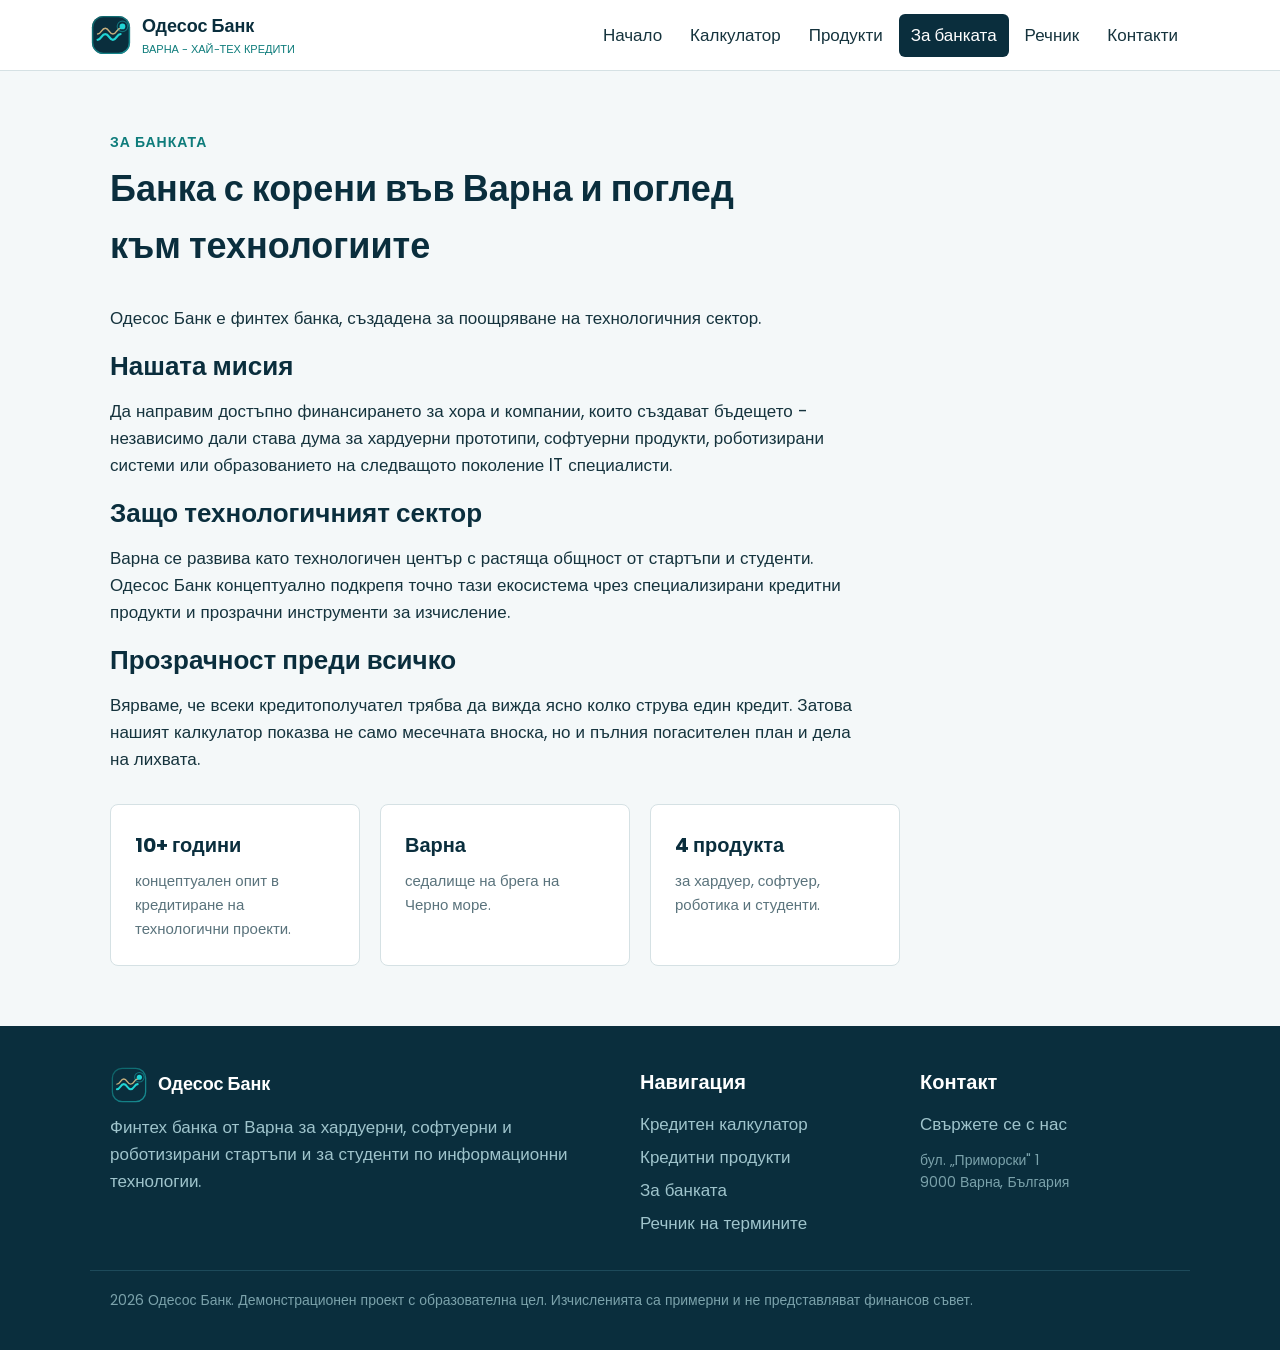
<file: za-nas.html>
<!DOCTYPE html>
<html lang="bg">
<head>
  <meta charset="UTF-8">
  <meta name="viewport" content="width=device-width, initial-scale=1">
  <title>За банката - Одесос Банк</title>
  <meta name="description" content="За Одесос Банк - демонстрационна банка от Варна, посветена на технологичния сектор.">
  <link rel="icon" href="images/logo.svg" type="image/svg+xml">
  <link rel="stylesheet" href="css/style.css">
</head>
<body>
  <a href="#main" class="skip-link">Към основното съдържание</a>

  <!-- ===== Хедър с навигация ===== -->
  <header class="site-header">
    <nav class="container nav" aria-label="Основна навигация">
      <a href="index.html" class="brand">
        <img src="images/logo.svg" alt="Лого на Одесос Банк">
        <span class="brand-name">Одесос Банк<span>Варна - хай-тех кредити</span></span>
      </a>
      <button class="nav-toggle" aria-label="Меню" aria-expanded="false"><span></span><span></span><span></span></button>
      <ul class="nav-links">
        <li><a href="index.html">Начало</a></li>
        <li><a href="kalkulator.html">Калкулатор</a></li>
        <li><a href="produkti.html">Продукти</a></li>
        <li><a href="za-nas.html" aria-current="page">За банката</a></li>
        <li><a href="rechnik.html">Речник</a></li>
        <li><a href="kontakti.html">Контакти</a></li>
      </ul>
    </nav>
  </header>

  <main id="main" class="section">
    <div class="container">
      <div class="section-head">
        <p class="eyebrow">За банката</p>
        <h1>Банка с корени във Варна и поглед към технологиите</h1>
      </div>

      <!-- Текстово представяне на банката -->
      <article style="max-width:760px;">
        <p>Одесос Банк е финтех банка, създадена за поощряване на технологичния сектор.</p>

        <h2>Нашата мисия</h2>
        <p>Да направим достъпно финансирането за хора и компании, които създават бъдещето - независимо дали става дума за хардуерни прототипи, софтуерни продукти, роботизирани системи или образованието на следващото поколение IT специалисти.</p>

        <h2>Защо технологичният сектор</h2>
        <p>Варна се развива като технологичен център с растяща общност от стартъпи и студенти. Одесос Банк концептуално подкрепя точно тази екосистема чрез специализирани кредитни продукти и прозрачни инструменти за изчисление.</p>

        <h2>Прозрачност преди всичко</h2>
        <p>Вярваме, че всеки кредитополучател трябва да вижда ясно колко струва един кредит. Затова нашият калкулатор показва не само месечната вноска, но и пълния погасителен план и дела на лихвата.</p>
      </article>

      <!-- Три кратки факта като карти -->
      <div class="cards" style="margin-top:30px;">
        <div class="card"><h3>10+ години</h3><p>концептуален опит в кредитиране на технологични проекти.</p></div>
        <div class="card"><h3>Варна</h3><p>седалище на брега на Черно море.</p></div>
        <div class="card"><h3>4 продукта</h3><p>за хардуер, софтуер, роботика и студенти.</p></div>
      </div>
    </div>
  </main>

  <!-- ===== Footer ===== -->
  <footer class="site-footer">
    <div class="container footer-grid">
      <div>
        <div class="footer-brand"><img src="images/logo.svg" alt=""><strong>Одесос Банк</strong></div>
        <p>Финтех банка от Варна за хардуерни, софтуерни и роботизирани стартъпи и за студенти по информационни технологии.</p>
      </div>
      <div>
        <h3>Навигация</h3>
        <a href="kalkulator.html">Кредитен калкулатор</a>
        <a href="produkti.html">Кредитни продукти</a>
        <a href="za-nas.html">За банката</a>
        <a href="rechnik.html">Речник на термините</a>
      </div>
      <div>
        <h3>Контакт</h3>
        <a href="kontakti.html">Свържете се с нас</a>
        <p style="margin-top:8px; font-size:14px; color:#7ba2ab">бул. „Приморски" 1<br>9000 Варна, България</p>
      </div>
    </div>
    <div class="container footer-bottom">
      <p>2026 Одесос Банк. Демонстрационен проект с образователна цел. Изчисленията са примерни и не представляват финансов съвет.</p>
    </div>
  </footer>

  <script src="js/main.js"></script>
</body>
</html>
</file>
<file: css/style.css>
/* ============================================================
   Одесос Банк - основен стилов файл (style.css)
   Тема: Черно море + технологии
   Само стандартен CSS, без браузър-специфичен код.
   ============================================================ */

/* Шрифт от Google Fonts */
@import url('https://fonts.googleapis.com/css2?family=Poppins:wght@400;500;600;700&display=swap');

/*  ---- Променливи с цветовете на темата ----  */
:root {
  --blue-dark: #0a2e3d;   /* морско синьо - основен тъмен цвят */
  --teal: #0e7c7b;        /* морско зелено - връзки и акценти */
  --cyan: #21d4d4;        /* технологичен циан за бутони */
  --sand: #e8c58a;        /* пясъчно златен - детайли */
  --bg: #f4f8f9;          /* светъл фон на страницата */
  --white: #ffffff;
  --gray: #e8eff0;        /* светлосив фон за полета */
  --text: #15333d;        /* основен цвят на текста */
  --text-light: #5a737c;  /* по-блед текст */
  --border: #d5e1e4;      /* цвят на рамки */
}

/* ----  Основни (глобални) стилове ---- */
* {
  box-sizing: border-box;   /* паддингът да не уголемява елементите */
  margin: 0;
  padding: 0;
}


body {
  font-family: 'Poppins', Arial, sans-serif;
  font-size: 17px;
  line-height: 1.6;
  color: var(--text);
  background-color: var(--bg);
}

h1 { font-size: 36px; margin-bottom: 12px; color: var(--blue-dark); }
h2 { font-size: 26px; margin-bottom: 10px; color: var(--blue-dark); }
h3 { font-size: 20px; margin-bottom: 8px; color: var(--blue-dark); }
p  { margin-bottom: 14px; }

a { color: var(--teal); text-decoration: none; }
a:hover { text-decoration: underline; }

img { max-width: 100%; }

/* Центриращ контейнер с максимална ширина */
.container {
  max-width: 1100px;
  margin: 0 auto;
  padding: 0 20px;
}

/* Малък надпис над заглавията */
.eyebrow {
  color: var(--teal);
  font-weight: 600;
  font-size: 14px;
  text-transform: uppercase;
  letter-spacing: 1px;
  margin-bottom: 6px;
}

/* Линк за прескачане към съдържанието (за достъпност) */
.skip-link {
  position: absolute;
  left: -1000px;
  background: var(--cyan);
  color: var(--blue-dark);
  padding: 10px 16px;
  font-weight: 600;
}
.skip-link:focus { left: 10px; top: 10px; }  /* показва се при фокус с Tab */

/* ---- Бутони ---- */
.btn {
  display: inline-block;
  padding: 12px 22px;
  border-radius: 6px;
  border: 2px solid transparent;
  font-family: inherit;
  font-size: 16px;
  font-weight: 600;
  cursor: pointer;
  text-decoration: none;
}
.btn:hover { text-decoration: none; }

.btn-primary { background-color: var(--cyan); color: var(--blue-dark); }
.btn-primary:hover { background-color: #1bbdbd; }

.btn-ghost { background-color: transparent; color: var(--teal); border-color: var(--teal); }
.btn-ghost:hover { background-color: var(--gray); }

.btn-soft { background-color: var(--gray); color: var(--blue-dark); }
.btn-soft:hover { background-color: #dde8ea; }

/* ---- Хедър и навигация ---- */
.site-header {
  position: sticky;        /* лентата остава горе при скролване */
  top: 0;
  z-index: 10;
  background-color: var(--white);
  border-bottom: 1px solid var(--border);
}

.nav {
  display: flex;                  /* лого вляво, връзки вдясно */
  align-items: center;
  justify-content: space-between;
  padding: 12px 0;
}
.brand { display: flex; align-items: center; gap: 10px; }
.brand img { width: 42px; height: 42px; }
.brand-name { font-weight: 700; font-size: 18px; color: var(--blue-dark); }
.brand-name span {        /* подзаглавие под името */
  display: block;
  font-size: 11px;
  font-weight: 400;
  color: var(--teal);
  text-transform: uppercase;
}

/* Бутон за мобилно меню (показва се само на малки екрани) */
.nav-toggle {
  display: none;
  background: none;
  border: none;
  cursor: pointer;
  padding: 8px;
}
.nav-toggle span {        /* трите чертички на хамбургера */
  display: block;
  width: 25px;
  height: 3px;
  background-color: var(--blue-dark);
  margin: 4px 0;
}

.nav-links { list-style: none; display: flex; gap: 4px; }
.nav-links a {
  display: block;
  padding: 8px 12px;
  border-radius: 6px;
  color: var(--text);
  font-weight: 500;
}
.nav-links a:hover { background-color: var(--gray); text-decoration: none; }
/* активната страница се откроява */
.nav-links a[aria-current="page"] { background-color: var(--blue-dark); color: var(--white); }

/* ---- Hero секция (началната страница) ---- */
.hero { padding: 60px 0; }
.hero-grid {
  display: grid;
  grid-template-columns: 1fr 1fr;   /* текст | картинка */
  gap: 40px;
  align-items: center;
}
.hero .lead { font-size: 19px; color: var(--text-light); }
.hero-cta { margin-top: 20px; display: flex; gap: 12px; flex-wrap: wrap; }

/* ---- Общи секции ---- */
.section { padding: 60px 0; }
/* Тъмна секция  */
.section-dark { background-color: var(--blue-dark); color: #cfe6ea; }
.section-dark h1, .section-dark h2, .section-dark h3 { color: var(--white); }
.section-dark .eyebrow { color: var(--cyan); }
.section-head { max-width: 700px; margin-bottom: 30px; }

/* ---- Карти на продуктите ---- */
.cards {
  display: grid;
  grid-template-columns: repeat(4, 1fr);   /* четири в ред */
  gap: 20px;
}
.card {
  background-color: var(--white);
  border: 1px solid var(--border);
  border-radius: 8px;
  padding: 24px;
}
.card:hover { border-color: var(--cyan); }   /* ефект при hover/посочване */
.card-icon {                 /* квадратче с иконка */
  width: 50px;
  height: 50px;
  background-color: var(--blue-dark);
  color: var(--cyan);
  border-radius: 8px;
  display: flex;
  align-items: center;
  justify-content: center;
  margin-bottom: 14px;
}
.card-icon svg { width: 26px; height: 26px; }
.card p { color: var(--text-light); font-size: 15px; margin-bottom: 0; }

.card h2 {
  font-size: 20px;    /* колкото е h3, за да се събере на ред */
  margin-bottom: 8px;
}

/* ----  Калкулатор: оформление в две колони ---- */
.calc-layout {
  display: grid;
  grid-template-columns: 360px 1fr;   /* форма | резултати */
  gap: 26px;
  align-items: start;
}


/* Бяла кутия (панел) */
.panel {
  background-color: var(--white);
  border: 1px solid var(--border);
  border-radius: 8px;
  padding: 22px;
}

/* Едно поле във формата */
.field { margin-bottom: 20px; }
.field > label { display: block; font-weight: 600; font-size: 15px; margin-bottom: 6px; }
.field-row { display: flex; align-items: center; gap: 8px; }
.field-row input[type="number"] {
  flex: 1;
  font-family: inherit;
  font-size: 16px;
  padding: 10px;
  border: 1px solid var(--border);
  border-radius: 6px;
  background-color: var(--gray);
}
.field-row .unit { color: var(--text-light); font-size: 14px; }

/* Плъзгач - оцветяваме го със стандартния accent-color (работи във всички браузъри) */
input[type="range"] {
  width: 100%;
  margin-top: 10px;
  accent-color: var(--cyan);
}

/* Радио бутони за схемата на погасяване */
.radio-group { display: flex; gap: 18px; }
.radio-group label { display: flex; align-items: center; gap: 6px; cursor: pointer; font-weight: 500; }
.radio-group input { accent-color: var(--cyan); }

.hint { font-size: 13px; color: var(--text-light); margin-top: 6px; }

/* details блок за предсрочно погасяване */
.prepay-box {
  border: 1px solid var(--border);
  border-radius: 6px;
  padding: 10px 16px;
}
.prepay-box summary { font-weight: 600; cursor: pointer; padding: 6px 0; }

/* ---- Резултати ---- */
.results { display: grid; gap: 20px; }

/* Редичка с обобщаващи стойности */
.summary {
  display: grid;
  grid-template-columns: repeat(4, 1fr);
  gap: 12px;
}
.metric {
  background-color: var(--blue-dark);
  color: var(--white);
  border-radius: 8px;
  padding: 16px;
}
.metric .label { font-size: 13px; color: #9fc4cc; margin-bottom: 4px; }
.metric .value { font-size: 22px; font-weight: 700; }

/* първата стойност (месечна вноска) се откроява в циан */
.metric.accent { background-color: var(--cyan); color: var(--blue-dark); }
.metric.accent .label { color: var(--blue-dark); }

/* Двете диаграми една до друга */
.charts { display: grid; grid-template-columns: 1fr 1fr; gap: 20px; }
.chart-box {
  background-color: var(--white);
  border: 1px solid var(--border);
  border-radius: 8px;
  padding: 20px;
}
.chart-box svg { width: 100%; height: auto; }
/* легенда под диаграмите */
.legend { display: flex; gap: 16px; flex-wrap: wrap; margin-top: 10px; font-size: 14px; color: var(--text-light); }
.legend span { display: flex; align-items: center; gap: 6px; }
.legend i { width: 12px; height: 12px; border-radius: 2px; }

/* ---- Таблица с погасителния план ---- */
.table-wrap {
  overflow-x: auto;     /* хоризонтално скролване на тесни екрани */
  border: 1px solid var(--border);
  border-radius: 8px;
}
table.schedule { width: 100%; border-collapse: collapse; background-color: var(--white); font-size: 15px; }
table.schedule caption { text-align: left; padding: 14px 16px 0; font-weight: 600; }
table.schedule th, table.schedule td { padding: 10px 14px; text-align: right; }
table.schedule th:first-child, table.schedule td:first-child { text-align: left; }
table.schedule thead th { background-color: var(--blue-dark); color: var(--white); }
table.schedule tbody td { border-top: 1px solid var(--border); }
table.schedule tbody tr:nth-child(even) { background-color: var(--gray); }  /* За редуващи се редове */
table.schedule tbody tr.prepay td { color: var(--teal); font-weight: 700; }  /* редът с предсрочно погасяване */

/* ---- Запазени сценарии ---- */
.save-bar { display: flex; gap: 8px; margin-bottom: 14px; }
.save-bar input {
  flex: 1;
  padding: 10px;
  border: 1px solid var(--border);
  border-radius: 6px;
  font-family: inherit;
  font-size: 15px;
  background-color: var(--gray);
}
.saved-row {
  display: flex;
  align-items: center;
  gap: 8px;
  padding: 10px 12px;
  border: 1px solid var(--border);
  border-radius: 6px;
  margin-bottom: 8px;
}
.saved-row span { flex: 1; font-weight: 600; font-size: 15px; }
.saved-row small { display: block; font-weight: 400; color: var(--text-light); font-size: 13px; }
.saved-row .btn { padding: 6px 14px; font-size: 14px; }
.link-del { background: none; border: none; color: #b00020; cursor: pointer; font-size: 18px; }

/* ---- Речник  ---- */
.glossary { max-width: 760px; }
.glossary details {
  background-color: var(--white);
  border: 1px solid var(--border);
  border-radius: 6px;
  padding: 6px 18px;
  margin-bottom: 10px;
}
.glossary summary { font-weight: 600; cursor: pointer; padding: 10px 0; color: var(--blue-dark); }
.glossary details p { color: var(--text-light); margin-bottom: 12px; }

/* ---- Форма за контакт ---- */
.contact-grid { display: grid; grid-template-columns: 1fr 1fr; gap: 36px; align-items: start; }
.form-field { margin-bottom: 16px; }
.form-field label { display: block; font-weight: 600; font-size: 15px; margin-bottom: 6px; }
.form-field input, .form-field textarea {
  width: 100%;
  padding: 11px;
  border: 1px solid var(--border);
  border-radius: 6px;
  font-family: inherit;
  font-size: 16px;
  background-color: var(--white);
}
.form-field textarea { min-height: 120px; resize: vertical; }
.form-error { color: #b00020; font-size: 14px; margin-top: 4px; }   /* съобщение за грешка */
.form-status { margin-top: 12px; font-weight: 600; }
.form-status.ok { color: var(--teal); }

/* Списък с информация за контакт */
.info-list { list-style: none; }
.info-list li { margin-bottom: 16px; }
.info-list strong { display: block; color: var(--blue-dark); }
.info-list span { color: var(--text-light); font-size: 15px; }

/* ---- Footer ---- */
.site-footer { background-color: var(--blue-dark); color: #9fc4cc; padding: 40px 0 24px; }
.footer-grid { display: grid; grid-template-columns: 2fr 1fr 1fr; gap: 30px; }
.site-footer h3 { color: var(--white); margin-bottom: 10px; }
.site-footer a { color: #9fc4cc; display: block; padding: 3px 0; }
.footer-brand { display: flex; align-items: center; gap: 10px; margin-bottom: 10px; }
.footer-brand img { width: 38px; height: 38px; }
.footer-brand strong { color: var(--white); font-size: 18px; }
.footer-bottom {
  border-top: 1px solid #1d4a5a;
  margin-top: 30px;
  padding-top: 18px;
  font-size: 14px;
  color: #7ba2ab;
}

/* ============================================================
   Мобилни устройства - адаптивност и отзивчив дизайн
     - използване на медийни заявки (media queries) за различни ширини
   ============================================================ */

/* Таблети: максимална ширина 980px - колоните стават една под друга */
@media (max-width: 980px) {
  .hero-grid { grid-template-columns: 1fr; }
  .cards { grid-template-columns: repeat(2, 1fr); }   /* две карти в ред */
  .calc-layout { grid-template-columns: 1fr; }
  .charts { grid-template-columns: 1fr; }
  .summary { grid-template-columns: repeat(2, 1fr); }
  .contact-grid { grid-template-columns: 1fr; }
  .footer-grid { grid-template-columns: 1fr 1fr; }
}

/*  Телефони: максимална ширина 700px */
@media (max-width: 700px) {
  h1 { font-size: 28px; }
  h2 { font-size: 22px; }

  /* показваме хамбургер бутона и крием менюто по подразбиране */
  .nav-toggle { display: block; }
  .nav-links {
    display: none;
    position: absolute;
    top: 66px;
    left: 0;
    right: 0;
    flex-direction: column;
    background-color: var(--white);
    border-bottom: 1px solid var(--border);
    padding: 10px 20px;
  }
  .nav-links.open { display: flex; }   /* класът .open се добавя от JavaScript */

  .cards { grid-template-columns: 1fr; }   /* по една карта в ред */
  .summary { grid-template-columns: 1fr; }
  .footer-grid { grid-template-columns: 1fr; }
}
</file>
